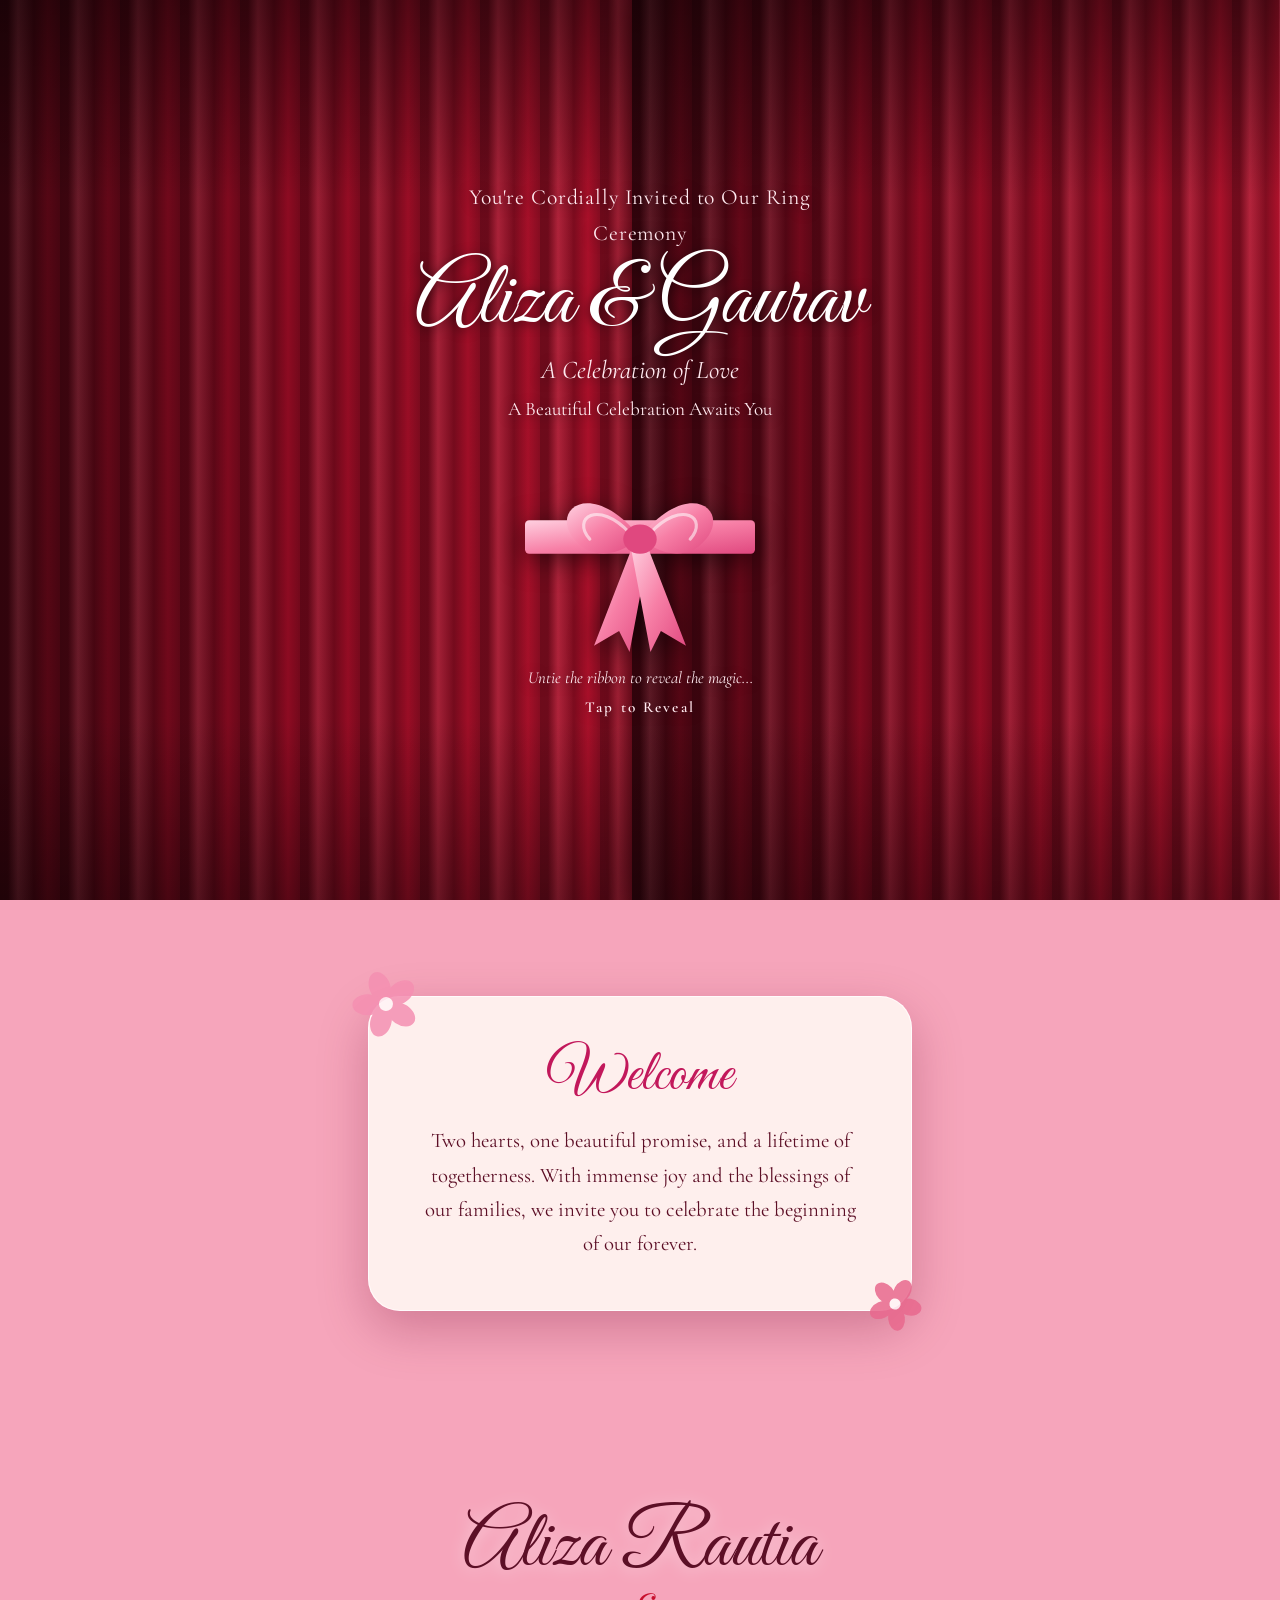
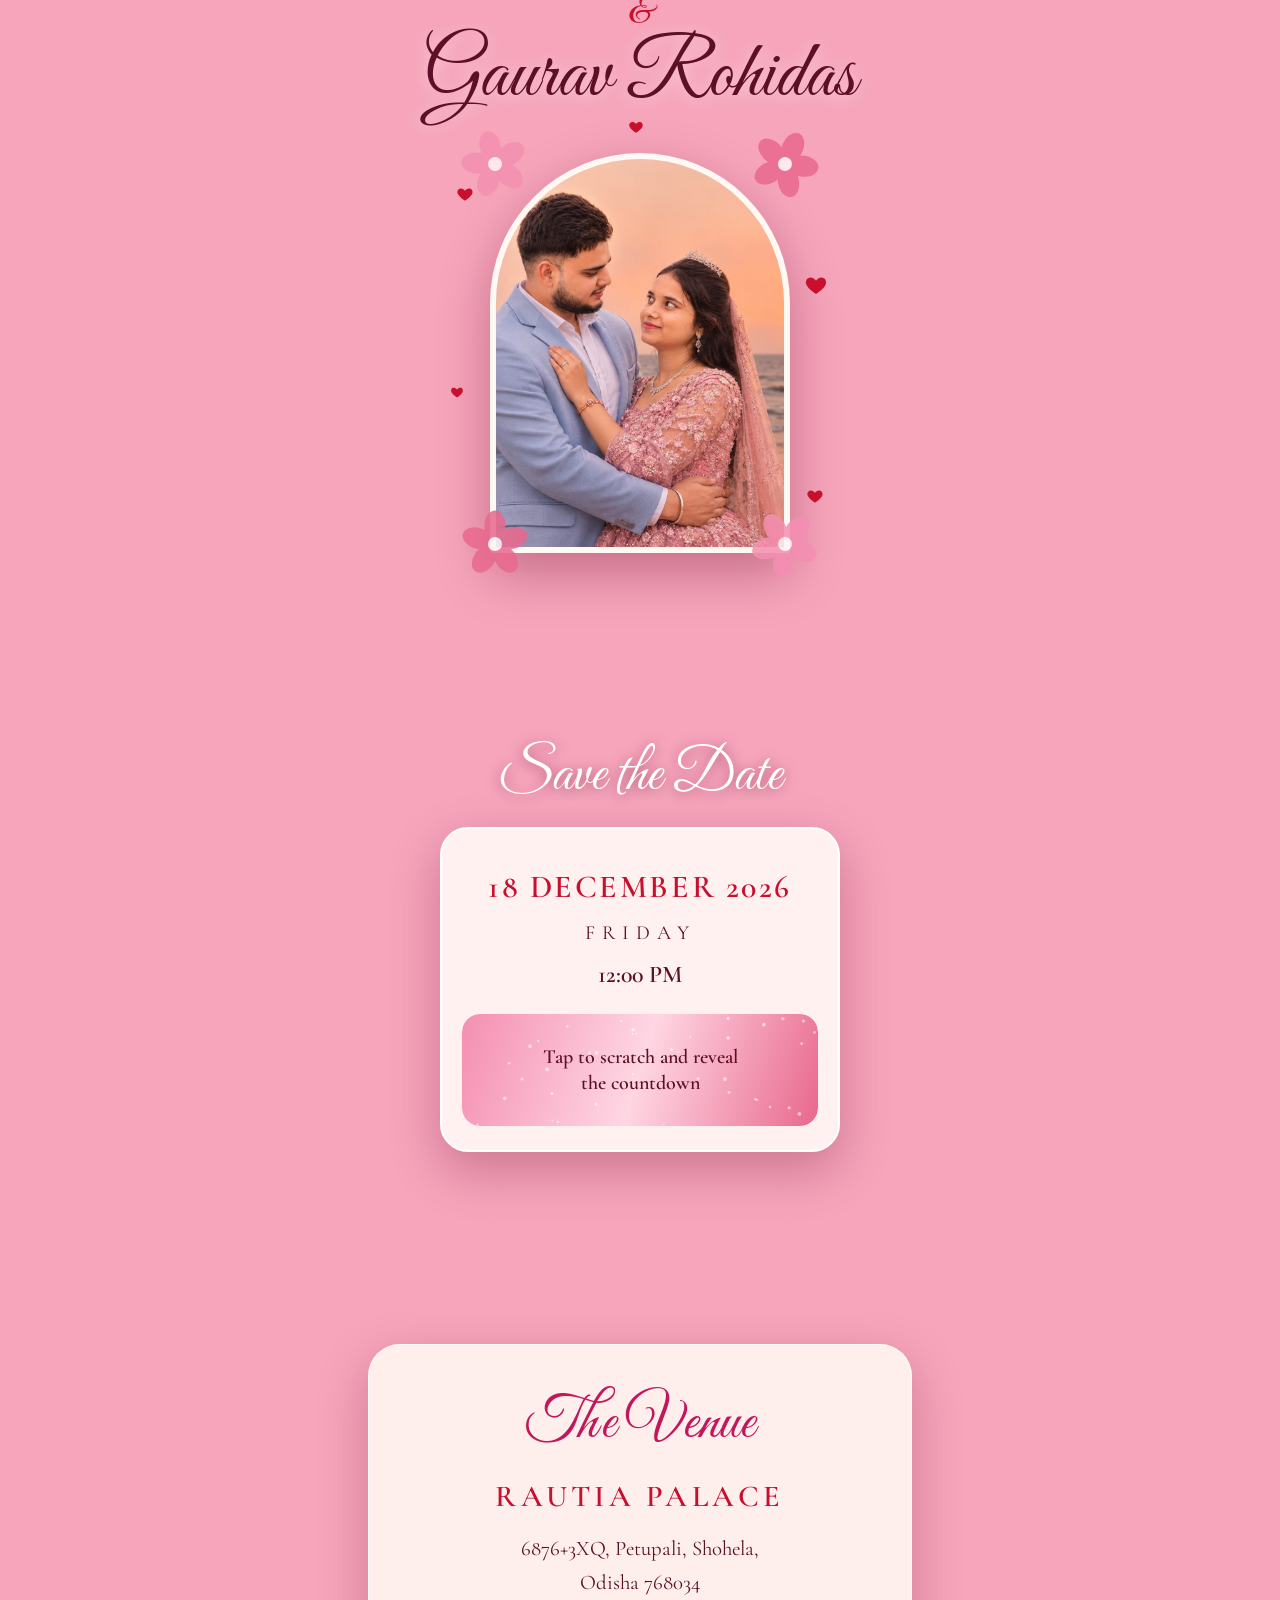
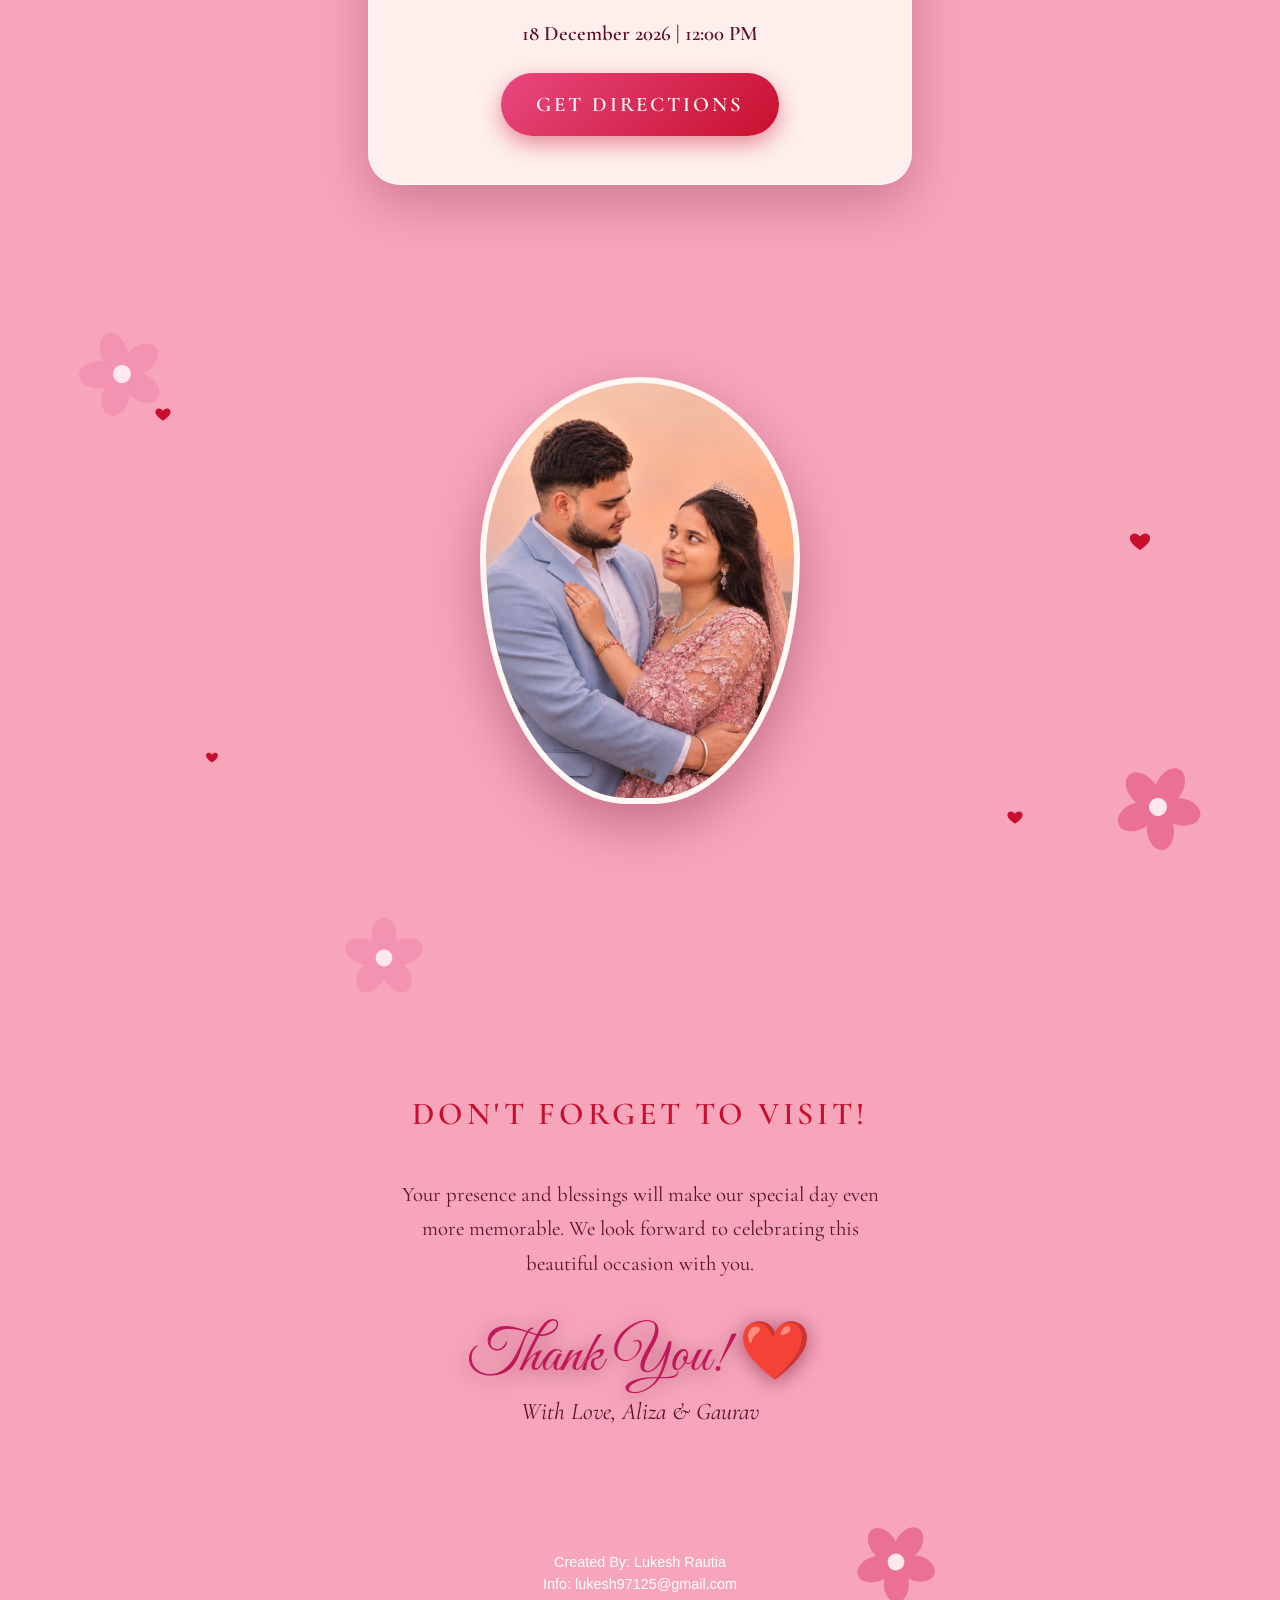
<file: index.html>
<!DOCTYPE html>
<html lang="en">
<head>
<meta charset="UTF-8">
<meta name="viewport" content="width=device-width, initial-scale=1, viewport-fit=cover">
<meta name="theme-color" content="#8e0b22">
<title>Aliza &amp; Gaurav| Ring Ceremony Invitation</title>
<meta name="description" content="You're cordially invited to the ring ceremony of Aliza Rautia and Gourav Rohidas on 18 December 2026 at Rautia Palace.">
<link rel="preconnect" href="https://fonts.googleapis.com">
<link rel="preconnect" href="https://fonts.gstatic.com" crossorigin>
<link href="https://fonts.googleapis.com/css2?family=Cormorant+Garamond:ital,wght@0,500;0,600;1,500&family=Great+Vibes&display=swap" rel="stylesheet">
<link rel="stylesheet" href="style.css">
</head>
<body class="locked">

<!-- Reusable SVG symbols -->
<svg width="0" height="0" style="position:absolute" aria-hidden="true" focusable="false">
  <defs>
    <symbol id="flower" viewBox="0 0 100 100">
      <g fill="currentColor">
        <ellipse cx="50" cy="24" rx="15" ry="22"/>
        <ellipse cx="50" cy="24" rx="15" ry="22" transform="rotate(72 50 50)"/>
        <ellipse cx="50" cy="24" rx="15" ry="22" transform="rotate(144 50 50)"/>
        <ellipse cx="50" cy="24" rx="15" ry="22" transform="rotate(216 50 50)"/>
        <ellipse cx="50" cy="24" rx="15" ry="22" transform="rotate(288 50 50)"/>
      </g>
      <circle cx="50" cy="50" r="10" fill="#fff3f6"/>
    </symbol>
    <symbol id="heart" viewBox="0 0 24 24">
      <path fill="currentColor" d="M12 21s-7.5-4.6-9.6-9.2C.8 8.2 3 4.5 6.6 4.5c2 0 3.5 1 5.4 3 1.9-2 3.4-3 5.4-3 3.6 0 5.8 3.7 4.2 7.3C19.500 16.400 12 21 12 21z"/>
    </symbol>
  </defs>
</svg>

<!-- Red velvet curtain opening -->
<div class="curtains" id="curtains">
  <div class="curtain curtain-l"></div>
  <div class="curtain curtain-r"></div>
  <div class="curtain-copy">
    <p class="c-invite">You're Cordially Invited to Our Ring Ceremony</p>
    <p class="c-names">Aliza &amp; Gaurav</p>
    <p class="c-tag">A Celebration of Love</p>
    <p class="c-sub">A Beautiful Celebration Awaits You</p>

    <button class="ribbon" id="ribbon" type="button" aria-label="Untie the ribbon to open the invitation">
      <svg viewBox="0 0 220 200" aria-hidden="true" focusable="false">
        <defs>
          <linearGradient id="satin" x1="0" y1="0" x2="1" y2="1">
            <stop offset="0" stop-color="#ffd0e0"/>
            <stop offset=".5" stop-color="#f77fa6"/>
            <stop offset="1" stop-color="#e0487f"/>
          </linearGradient>
        </defs>
        <rect class="band" x="0" y="72" width="220" height="32" rx="4" fill="url(#satin)"/>
        <path class="tail tail-l" d="M104 94 L66 192 L90 178 L100 198 L118 102Z" fill="url(#satin)"/>
        <path class="tail tail-r" d="M116 94 L154 192 L130 178 L120 198 L102 102Z" fill="url(#satin)"/>
        <path class="loop loop-l" d="M110 88 C58 24 14 70 58 100 C80 110 100 98 110 88Z" fill="url(#satin)"/>
        <path class="loop loop-r" d="M110 88 C162 24 206 70 162 100 C140 110 120 98 110 88Z" fill="url(#satin)"/>
        <path class="shine" d="M100 84 C70 52 44 70 62 90 M120 84 C150 52 176 70 158 90" fill="none" stroke="#fff" stroke-opacity=".55" stroke-width="3" stroke-linecap="round"/>
        <ellipse class="knot" cx="110" cy="90" rx="16" ry="14" fill="#e0487f"/>
      </svg>
    </button>
    <p class="c-hint">Untie the ribbon to reveal the magic...</p>
    <p class="c-tap">Tap to Reveal</p>
  </div>
</div>

<!-- Falling hearts and petals -->
<div class="fx-layer ambient" id="ambient" aria-hidden="true"></div>
<div class="fx-layer burst" id="burst" aria-hidden="true"></div>

<!-- Music control -->
<button class="music-btn" id="musicBtn" type="button" aria-pressed="false" aria-label="Play background music" hidden>
  <svg viewBox="0 0 24 24" aria-hidden="true" focusable="false">
    <path fill="currentColor" d="M9 3v11.3A3.5 3.5 0 1 0 11 17.500V8h6V3H9z"/>
    <line class="mute-line" x1="3" y1="3" x2="21" y2="21" stroke="currentColor" stroke-width="2.4" stroke-linecap="round"/>
  </svg>
</button>
<audio id="bgm" src="music.mpeg" loop preload="none"></audio>

<main id="main" tabindex="-1" inert>

  <!-- Invitation cover -->
  <header class="section hero" id="top">
    <svg class="deco d-tl" aria-hidden="true"><use href="#flower"/></svg>
    <svg class="deco d-tr" aria-hidden="true"><use href="#flower"/></svg>
    <svg class="deco d-bl" aria-hidden="true"><use href="#flower"/></svg>
    <svg class="deco d-br" aria-hidden="true"><use href="#flower"/></svg>
    <p class="hero-line" style="--d:.2s">You're cordially invited to our</p>
    <p class="hero-kind" style="--d:.5s">Ring Ceremony</p>
    <h1 class="hero-names" style="--d:.8s">Aliza <span class="amp">&amp;</span>Gaurav</h1>
    <p class="hero-tag" style="--d:1.2s">A Celebration of Love</p>
    <p class="hero-tag" style="--d:1.2s"><br>Scroll To See ⬇</p>
    <!--<p class="hero-date" style="--d:1.5s">Friday, 18 December 2026</p>-->
    <a class="scroll-cue" href="#welcome" aria-label="Scroll to the welcome message"><svg viewBox="0 0 24 24" aria-hidden="true"><use href="#heart"/></svg></a>
  </header>

  <!-- Welcome -->
  <section class="section" id="welcome" aria-labelledby="welcome-h">
    <div class="panel reveal">
      <svg class="deco d-panel-l" aria-hidden="true"><use href="#flower"/></svg>
      <svg class="deco d-panel-r" aria-hidden="true"><use href="#flower"/></svg>
      <h2 class="script" id="welcome-h">Welcome</h2>
      <p>Two hearts, one beautiful promise, and a lifetime of togetherness. With immense joy and the blessings of our families, we invite you to celebrate the beginning of our forever.</p>
    </div>
  </section>

  <!-- Couple introduction -->
  <section class="section couple" id="couple" aria-labelledby="couple-h">
    <h2 class="sr-only" id="couple-h">The couple</h2>
    <p class="name script reveal">Aliza Rautia</p>
    <p class="and script reveal">&amp;</p>
    <p class="name script reveal">Gaurav Rohidas</p>
    <div class="frame reveal">
      <svg class="deco f1" aria-hidden="true"><use href="#flower"/></svg>
      <svg class="deco f2" aria-hidden="true"><use href="#flower"/></svg>
      <svg class="deco f3" aria-hidden="true"><use href="#flower"/></svg>
      <svg class="deco f4" aria-hidden="true"><use href="#flower"/></svg>
      <div class="frame-photo">
        <img src="couple.jpeg" alt="Gaurav and Aliza together" width="1186" height="1086" loading="lazy" onerror="this.onerror=null;this.src='assets/couple-placeholder.svg'">
      </div>
      <span class="fh h1"></span><span class="fh h2"></span><span class="fh h3"></span><span class="fh h4"></span><span class="fh h5"></span>
    </div>
  </section>

  <!-- Save the date -->
  <section class="section" id="date" aria-labelledby="date-h">
    <h2 class="script reveal" id="date-h">Save the Date</h2>
    <div class="date-card reveal" id="dateCard" role="button" tabindex="0" aria-label="Tap to scratch the card and reveal the live countdown">
      <p class="dc-date">18 DECEMBER 2026</p>
      <p class="dc-day">FRIDAY</p>
      <p class="dc-time">12:00 PM</p>
      <div class="scratch" id="scratch">
        <div class="countdown" id="countdown" role="timer" aria-live="off">
          <div class="cd"><b id="cdD">00</b><span>Days</span></div>
          <div class="cd"><b id="cdH">00</b><span>Hours</span></div>
          <div class="cd"><b id="cdM">00</b><span>Minutes</span></div>
          <div class="cd"><b id="cdS">00</b><span>Seconds</span></div>
        </div>
        <p class="celebrate" id="celebrate" hidden>Today is the day! Let the celebration begin ❤️</p>
        <canvas id="foil" aria-hidden="true"></canvas>
      </div>
    </div>
  </section>

  <!-- Venue -->
  <section class="section" id="venue" aria-labelledby="venue-h">
    <div class="panel reveal">
      <h2 class="script" id="venue-h">The Venue</h2>
      <p class="venue-name">RAUTIA PALACE</p>
      <address>6876+3XQ, Petupali, Shohela,<br>Odisha 768034</address>
      <p class="venue-when">18 December 2026 | 12:00 PM</p>
      <a class="btn" href="https://www.google.com/maps/dir/?api=1&amp;destination=6876%2B3XQ%2C%20Petupali%2C%20Shohela%2C%20Odisha%20768034" target="_blank" rel="noopener noreferrer">GET DIRECTIONS</a>
    </div>
  </section>

  <!-- Animated couple -->
  <section class="section together" id="together" aria-label="Gaurav and Aliza">
    <svg class="deco t1" aria-hidden="true"><use href="#flower"/></svg>
    <svg class="deco t2" aria-hidden="true"><use href="#flower"/></svg>
    <div class="oval reveal">
      <img src="couple1.jpeg" alt="Aliza and Gaurav, engagement portrait" width="1186" height="1086" loading="lazy" onerror="this.onerror=null;this.src='assets/couple-placeholder.svg'">
    </div>
    <span class="fh t-h1"></span><span class="fh t-h2"></span><span class="fh t-h3"></span><span class="fh t-h4"></span>
  </section>

  <!-- Thank you -->
  <footer class="section thanks" id="thanks">
    <svg class="deco th1" aria-hidden="true"><use href="#flower"/></svg>
    <svg class="deco th2" aria-hidden="true"><use href="#flower"/></svg>
    <h2 class="visit reveal">DON'T FORGET TO VISIT!</h2>
    <p class="reveal">Your presence and blessings will make our special day even more memorable. We look forward to celebrating this beautiful occasion with you.</p>
    <p class="thank script reveal">Thank You! <span class="beat" aria-hidden="true">❤️</span></p>
    <p class="with-love reveal">With Love, Aliza &amp; Gaurav</p>
    <p class="credit">Created By: Lukesh Rautia
      <br>Info: lukesh97125@gmail.com</p>
  </footer>
</main>

<script src="script.js"></script>
</body>
</html>
</file>
<file: style.css>
/* ===== Tokens ===== */
:root{
  --ivory:#fff8f3; --blush:#ffe3ea; --rose:#f48fb1; --rose-deep:#c2185b;
  --wine:#5c0f26; --velvet:#8e0b22; --velvet-dark:#4a0612; --heart:#c8102e;
  --script:'Great Vibes','Snell Roundhand','Brush Script MT',cursive;
  --serif:'Cormorant Garamond','Palatino Linotype',Georgia,serif;
  --ease:cubic-bezier(.65,.02,.2,1);
  --heart-img:url("data:image/svg+xml,%3Csvg xmlns='http://www.w3.org/2000/svg' viewBox='0 0 24 24'%3E%3Cpath fill='%23c8102e' d='M12 21s-7.5-4.6-9.6-9.2C.8 8.2 3 4.5 6.6 4.5c2 0 3.5 1 5.4 3 1.9-2 3.4-3 5.4-3 3.6 0 5.8 3.7 4.2 7.3C19.5 16.4 12 21 12 21z'/%3E%3C/svg%3E");
  --petal-img:url("data:image/svg+xml,%3Csvg xmlns='http://www.w3.org/2000/svg' viewBox='0 0 24 24'%3E%3Cpath fill='%23ff8fb1' d='M12 2C6 8 5 15 12 22c7-7 6-14 0-20z'/%3E%3Cpath fill='%23ffc2d4' d='M12 5c-2 4-2 9 0 14'/%3E%3C/svg%3E");
  --flower-img:url("data:image/svg+xml,%3Csvg xmlns='http://www.w3.org/2000/svg' viewBox='0 0 100 100'%3E%3Cg fill='%23ff9db8'%3E%3Cellipse cx='50' cy='24' rx='15' ry='22'/%3E%3Cellipse cx='50' cy='24' rx='15' ry='22' transform='rotate(72 50 50)'/%3E%3Cellipse cx='50' cy='24' rx='15' ry='22' transform='rotate(144 50 50)'/%3E%3Cellipse cx='50' cy='24' rx='15' ry='22' transform='rotate(216 50 50)'/%3E%3Cellipse cx='50' cy='24' rx='15' ry='22' transform='rotate(288 50 50)'/%3E%3C/g%3E%3Ccircle cx='50' cy='50' r='10' fill='%23fff3f6'/%3E%3C/svg%3E");
}
*,*::before,*::after{box-sizing:border-box}
html{scroll-behavior:smooth;-webkit-text-size-adjust:100%}
body{margin:0;font-family:var(--serif);font-size:1.2rem;line-height:1.65;color:var(--wine);background:#f6a5bb;overflow-x:hidden}
body::before{content:"";position:fixed;inset:0;z-index:-1;
  background:radial-gradient(ellipse at 20% 0%,#ffd9e3 0%,transparent 55%),
             radial-gradient(ellipse at 90% 100%,#e8688d 0%,transparent 60%),
             linear-gradient(170deg,#fbbccd 0%,#f4809f 100%)}
body.locked{overflow:hidden;height:100vh;height:100svh}
main:focus{outline:none}
.sr-only{position:absolute;width:1px;height:1px;overflow:hidden;clip:rect(0 0 0 0);white-space:nowrap}
.script{font-family:var(--script);font-weight:400;line-height:1.1;margin:0}
:focus-visible{outline:3px solid #fff;outline-offset:3px;box-shadow:0 0 0 6px var(--rose-deep)}

/* ===== Curtains ===== */
.curtains{position:fixed;inset:0;z-index:100;overflow:hidden}
.curtain{position:absolute;top:0;bottom:0;width:50.6%;
  background:
    linear-gradient(180deg,rgba(0,0,0,.45),transparent 22%,transparent 80%,rgba(0,0,0,.35)),
    repeating-linear-gradient(90deg,rgba(0,0,0,.34) 0 8px,rgba(255,255,255,.08) 18px,rgba(0,0,0,.26) 34px,transparent 48px,rgba(0,0,0,.2) 60px),
    linear-gradient(90deg,var(--velvet-dark),var(--velvet) 45%,#b0122c);
  transition:transform 2.4s var(--ease);will-change:transform;box-shadow:0 0 40px rgba(0,0,0,.5)}
.curtain-l{left:0;transform-origin:left center}
.curtain-r{right:0;transform-origin:right center;background-position:center}
.curtains.open .curtain{transform:scaleX(.1)}
.curtains.open{pointer-events:none}
.curtain-copy{position:absolute;inset:0;display:flex;flex-direction:column;align-items:center;justify-content:center;text-align:center;
  padding:1rem;color:#ffe9ef;text-shadow:0 2px 12px rgba(0,0,0,.6);transition:opacity .7s}
.curtains.open .curtain-copy{opacity:0}
.c-invite{margin:0 0 .3rem;font-size:clamp(1rem,3.8vw,1.35rem);letter-spacing:.04em;max-width:22rem}
.c-names{font-family:var(--script);font-size:clamp(3rem,15vw,5.5rem);margin:0;line-height:1.05;color:#fff}
.c-tag{margin:0;font-style:italic;font-size:clamp(1.15rem,4.5vw,1.6rem)}
.c-sub{margin:.2rem 0 0;font-size:clamp(1rem,3.5vw,1.2rem)}
.c-hint{margin:.2rem 0 0;font-style:italic;font-size:1.05rem}
.c-tap{margin:.2rem 0 0;font-weight:600;letter-spacing:.14em;font-size:.95rem;animation:blink 1.8s ease-in-out infinite}
@keyframes blink{50%{opacity:.35}}

.ribbon{position:relative;width:min(58vw,230px);margin:1.2rem 0 .4rem;padding:0;background:none;border:0;cursor:pointer;
  -webkit-tap-highlight-color:transparent;filter:drop-shadow(0 6px 14px rgba(0,0,0,.55));animation:sway 3.2s ease-in-out infinite}
.ribbon svg{display:block;width:100%;height:auto;overflow:visible}
.ribbon:hover{filter:drop-shadow(0 0 16px rgba(255,170,200,.9)) drop-shadow(0 6px 14px rgba(0,0,0,.5))}
@keyframes sway{50%{transform:rotate(-2.5deg) scale(1.04)}}
.ribbon .band,.ribbon .tail,.ribbon .loop,.ribbon .knot,.ribbon .shine{transform-box:fill-box;transform-origin:center;transition:transform .9s cubic-bezier(.5,0,.3,1),opacity .8s}
.ribbon.untied{animation:none;pointer-events:none}
.ribbon.untied .knot{transform:scale(0);opacity:0}
.ribbon.untied .loop-l{transform:translate(-50px,30px) rotate(-60deg) scale(.1);opacity:0}
.ribbon.untied .loop-r{transform:translate(50px,30px) rotate(60deg) scale(.1);opacity:0}
.ribbon.untied .shine{opacity:0}
.ribbon.untied .tail-l{transform:translate(-30px,140px) rotate(-25deg);opacity:0}
.ribbon.untied .tail-r{transform:translate(30px,140px) rotate(25deg);opacity:0}
.ribbon.untied .band{transform:scaleX(1.3);opacity:0;transition-delay:.25s}

/* ===== Falling hearts and petals ===== */
.fx-layer{position:fixed;inset:0;pointer-events:none;overflow:hidden}
.fx-layer.ambient{z-index:1;opacity:0;transition:opacity 1.6s}
body.revealed .fx-layer.ambient{opacity:1}
.fx-layer.burst{z-index:150}
.fx{position:absolute;top:0;left:0;width:var(--s,16px);height:var(--s,16px);background:center/contain no-repeat;
  will-change:transform;animation:fall var(--t,12s) linear var(--dl,0s) var(--n,infinite) both}
.fx.heart{background-image:var(--heart-img)}
.fx.petal{background-image:var(--petal-img)}
.fx.flower{background-image:var(--flower-img)}
@keyframes fall{
  0%{transform:translate3d(var(--x),-12vh,0) rotate(0)}
  25%{transform:translate3d(calc(var(--x) + var(--dx)*.7),26vh,0) rotate(calc(var(--rot)*.25))}
  50%{transform:translate3d(calc(var(--x) - var(--dx)*.5),52vh,0) rotate(calc(var(--rot)*.5))}
  75%{transform:translate3d(calc(var(--x) + var(--dx)*.6),78vh,0) rotate(calc(var(--rot)*.75))}
  100%{transform:translate3d(var(--x),112vh,0) rotate(var(--rot))}
}

/* ===== Layout ===== */
main{position:relative;z-index:2}
.section{position:relative;z-index:2;display:flex;flex-direction:column;align-items:center;text-align:center;padding:4.5rem 1.25rem}
.panel{position:relative;width:100%;max-width:34rem;padding:2.5rem 1.5rem;background:rgba(255,248,243,.9);border-radius:32px 32px 32px 32px;
  border:1px solid rgba(255,255,255,.8);box-shadow:0 18px 50px rgba(110,10,45,.28)}
.panel p{margin:1rem 0 0}
.panel .script,.section>.script{font-size:clamp(2.6rem,10vw,3.6rem);color:var(--rose-deep)}
.section>h2.script{color:#fff;text-shadow:0 2px 14px rgba(110,10,45,.55);margin-bottom:1.2rem}

.deco{position:absolute;width:var(--w,84px);height:var(--w,84px);color:var(--rose);opacity:.85;pointer-events:none;fill:currentColor}
.deco use{pointer-events:none}

/* ===== Hero ===== */
.hero{min-height:100vh;min-height:100svh;justify-content:center;overflow:hidden}
.hero p,.hero h1{margin:0;opacity:0;transform:translateY(18px)}
body.revealed .hero p,body.revealed .hero h1{opacity:1;transform:none;transition:opacity 1.1s var(--d,0s),transform 1.1s var(--d,0s)}
.hero-line{font-size:clamp(1.1rem,4vw,1.4rem);font-style:italic}
.hero-kind{font-size:clamp(1.4rem,5vw,1.9rem);letter-spacing:.2em;font-weight:600;color:var(--velvet)}
.hero-names{font-family:var(--script);font-weight:400;font-size:clamp(3.6rem,18vw,7.5rem);line-height:1.05;color:var(--heart);margin:.4rem 0!important;text-shadow:0 4px 24px rgba(255,255,255,.5)}
.hero-names .amp{display:inline-block;color:var(--wine);transform:scale(.8)}
.hero-tag{font-size:clamp(1.3rem,5vw,1.8rem);font-style:italic}
.hero-date{margin-top:1rem!important;font-weight:600;letter-spacing:.1em}
.scroll-cue{position:absolute;bottom:1.5rem;left:50%;width:34px;height:34px;margin-left:-17px;color:var(--heart);animation:bob 1.8s ease-in-out infinite}
.scroll-cue svg{width:100%;height:100%;fill:currentColor}
@keyframes bob{50%{transform:translateY(8px)}}
.d-tl,.d-tr,.d-bl,.d-br{--w:clamp(90px,26vw,170px)}
.d-tl{top:-26px;left:-26px}.d-tr{top:-26px;right:-26px;transform:rotate(40deg)}
.d-bl{bottom:-30px;left:-30px;transform:rotate(20deg)}.d-br{bottom:-30px;right:-30px;transform:rotate(60deg)}
.d-tl,.d-br{animation:spin 40s linear infinite}

/* ===== Reveal on scroll ===== */
.reveal{opacity:0;transform:translateY(26px);transition:opacity 1s,transform 1s}
.reveal.in{opacity:1;transform:none}

/* ===== Welcome ===== */
.d-panel-l{--w:70px;top:-28px;left:-18px;transform:rotate(-20deg)}
.d-panel-r{--w:56px;bottom:-22px;right:-12px;transform:rotate(30deg);color:#e8688d}

/* ===== Couple ===== */
.couple .name{font-size:clamp(3rem,14vw,5rem);color:var(--wine);margin:0;text-shadow:0 2px 16px rgba(255,255,255,.5)}
.couple .and{font-size:2.4rem;color:var(--heart);margin:0}
.frame{position:relative;width:min(76vw,300px);margin:2rem auto 0}
.frame-photo,.oval{aspect-ratio:3/4;overflow:hidden;background:var(--blush);border:6px solid var(--ivory);box-shadow:0 20px 50px rgba(110,10,45,.35)}
.frame-photo{border-radius:999px 999px 24px 24px}
.frame-photo img,.oval img{display:block;width:100%;height:100%;object-fit:cover}
.f1,.f2,.f3,.f4{--w:70px}
.f1{top:-24px;left:-30px;transform:rotate(-15deg)}.f2{top:-24px;right:-30px;color:#e8688d;transform:rotate(25deg)}
.f3{bottom:-26px;left:-30px;color:#e8688d}.f4{bottom:-26px;right:-30px;transform:rotate(40deg)}
.fh{position:absolute;width:var(--hs,18px);height:var(--hs,18px);background:var(--heart-img) center/contain no-repeat;animation:floaty 4.5s ease-in-out infinite;pointer-events:none}
.fh.h1{top:8%;left:-34px}.fh.h2{top:30%;right:-38px;--hs:24px;animation-delay:-1s}
.fh.h3{top:58%;left:-40px;--hs:14px;animation-delay:-2s}.fh.h4{bottom:12%;right:-34px;animation-delay:-3s}
.fh.h5{top:-34px;left:46%;--hs:16px;animation-delay:-1.5s}
@keyframes floaty{50%{transform:translateY(-16px) rotate(10deg)}}

/* ===== Date card ===== */
.date-card{width:100%;max-width:25rem;padding:2rem 1.25rem 1.5rem;background:rgba(255,248,243,.92);border-radius:28px;border:2px solid #fff;
  box-shadow:0 18px 50px rgba(110,10,45,.3);cursor:pointer;-webkit-tap-highlight-color:transparent;transition:box-shadow .3s}
.date-card:hover{box-shadow:0 0 0 4px rgba(255,255,255,.7),0 22px 55px rgba(110,10,45,.4)}
.date-card.done{cursor:default}
.date-card p{margin:0}
.dc-date{font-size:clamp(1.5rem,6.5vw,2rem);font-weight:600;letter-spacing:.08em;color:var(--heart)}
.dc-day{font-size:1.25rem;letter-spacing:.35em;margin-top:.2rem!important}
.dc-time{font-size:1.5rem;font-weight:600;margin:.3rem 0 1.2rem!important}
.scratch{position:relative;min-height:112px;border-radius:18px;overflow:hidden;display:flex;align-items:center;justify-content:center}
.countdown{width:100%;display:grid;grid-template-columns:repeat(4,1fr);gap:.4rem}
.cd{padding:.55rem .1rem;background:var(--blush);border-radius:14px}
.cd b{display:block;font-size:clamp(1.6rem,8vw,2.2rem);line-height:1.1;color:var(--rose-deep);font-variant-numeric:tabular-nums}
.cd span{font-size:.85rem}
.celebrate{padding:1.2rem .5rem;font-size:1.4rem;font-weight:600;color:var(--heart)}
.scratch canvas{position:absolute;inset:0;width:100%;height:100%;border-radius:18px;transition:opacity .6s}
.scratch canvas.gone{opacity:0}

/* ===== Venue ===== */
.venue-name{font-size:1.9rem;font-weight:600;letter-spacing:.14em;color:var(--heart)}
.panel address{font-style:normal;margin-top:.6rem}
.panel .venue-when{font-weight:600}
.btn{display:inline-block;margin-top:1.4rem;padding:.9rem 2.2rem;border-radius:999px;background:linear-gradient(135deg,#e8487f,var(--heart));color:#fff;
  font-weight:600;letter-spacing:.14em;text-decoration:none;box-shadow:0 8px 22px rgba(200,16,46,.45);transition:transform .25s,box-shadow .25s}
.btn:hover{transform:translateY(-2px);box-shadow:0 0 0 4px rgba(255,255,255,.7),0 12px 28px rgba(200,16,46,.5)}

/* ===== Animated couple ===== */
.together{padding-bottom:6rem}
.oval{width:min(78vw,320px);border-radius:50% 50% 46% 46%/42% 42% 58% 58%;animation:bobbing 7s ease-in-out infinite}
.oval img{animation:drift 10s ease-in-out infinite alternate}
@keyframes bobbing{50%{transform:translateY(-14px)}}
@keyframes drift{from{transform:scale(1)}to{transform:scale(1.1)}}
.t1,.t2{--w:90px}.t1{top:3rem;left:6%;transform:rotate(-20deg)}.t2{bottom:3rem;right:6%;color:#e8688d;transform:rotate(30deg)}
.t-h1{top:20%;left:12%}.t-h2{top:40%;right:10%;--hs:24px;animation-delay:-1.2s}.t-h3{bottom:22%;left:16%;--hs:14px;animation-delay:-2.4s}.t-h4{bottom:12%;right:20%;animation-delay:-3.2s}

/* ===== Thank you ===== */
.thanks{min-height:80vh;justify-content:center;max-width:36rem;margin:0 auto;overflow:visible}
.visit{font-size:clamp(1.5rem,6vw,2rem);letter-spacing:.12em;font-weight:600;color:var(--heart);margin:0 0 1rem}
.thank{font-size:clamp(3.4rem,15vw,5.2rem);color:#fff;margin:1.5rem 0 .2rem!important;text-shadow:0 3px 20px rgba(110,10,45,.55)}
.beat{display:inline-block;animation:beat 1.4s ease-in-out infinite}
@keyframes beat{15%{transform:scale(1.3)}30%{transform:scale(1)}45%{transform:scale(1.2)}}
.with-love{font-size:1.5rem;font-style:italic;margin:0}
.th1{top:1rem;left:-10px}.th2{bottom:1rem;right:-10px;color:#e8688d;transform:rotate(35deg)}
.credit{position:absolute;font-family:'Segoe UI', cursive, Geneva, Verdana, sans-serif;bottom:10px;text-align:center;font-weight:200px;font-size:0.9rem;color:#ffffff;;line-height:1.5}
/* ===== Music button ===== */
.music-btn{position:fixed;z-index:120;right:max(1rem,env(safe-area-inset-right));bottom:max(1rem,env(safe-area-inset-bottom));width:52px;height:52px;padding:12px;
  border:0;border-radius:50%;background:var(--ivory);color:var(--rose-deep);cursor:pointer;box-shadow:0 6px 20px rgba(110,10,45,.4)}
.music-btn[hidden]{display:none}
.music-btn svg{width:100%;height:100%}
.music-btn .mute-line{opacity:1}
.music-btn[aria-pressed="true"] .mute-line{opacity:0}
.music-btn[aria-pressed="true"]{animation:ring 2.4s ease-out infinite}
@keyframes ring{0%{box-shadow:0 6px 20px rgba(110,10,45,.4),0 0 0 0 rgba(255,255,255,.8)}100%{box-shadow:0 6px 20px rgba(110,10,45,.4),0 0 0 18px rgba(255,255,255,0)}}

@media (min-width:768px){
  body{font-size:1.3rem}
  .section{padding:6rem 2rem}
  .panel{padding:3rem 3rem}
}

/* ===== Reduced motion ===== */
@media (prefers-reduced-motion:reduce){
  html{scroll-behavior:auto}
  *,*::before,*::after{animation:none!important;transition-duration:.01ms!important;transition-delay:0s!important}
  .reveal,.hero p,.hero h1{opacity:1;transform:none}
  .fx-layer{display:none}
}
</file>
